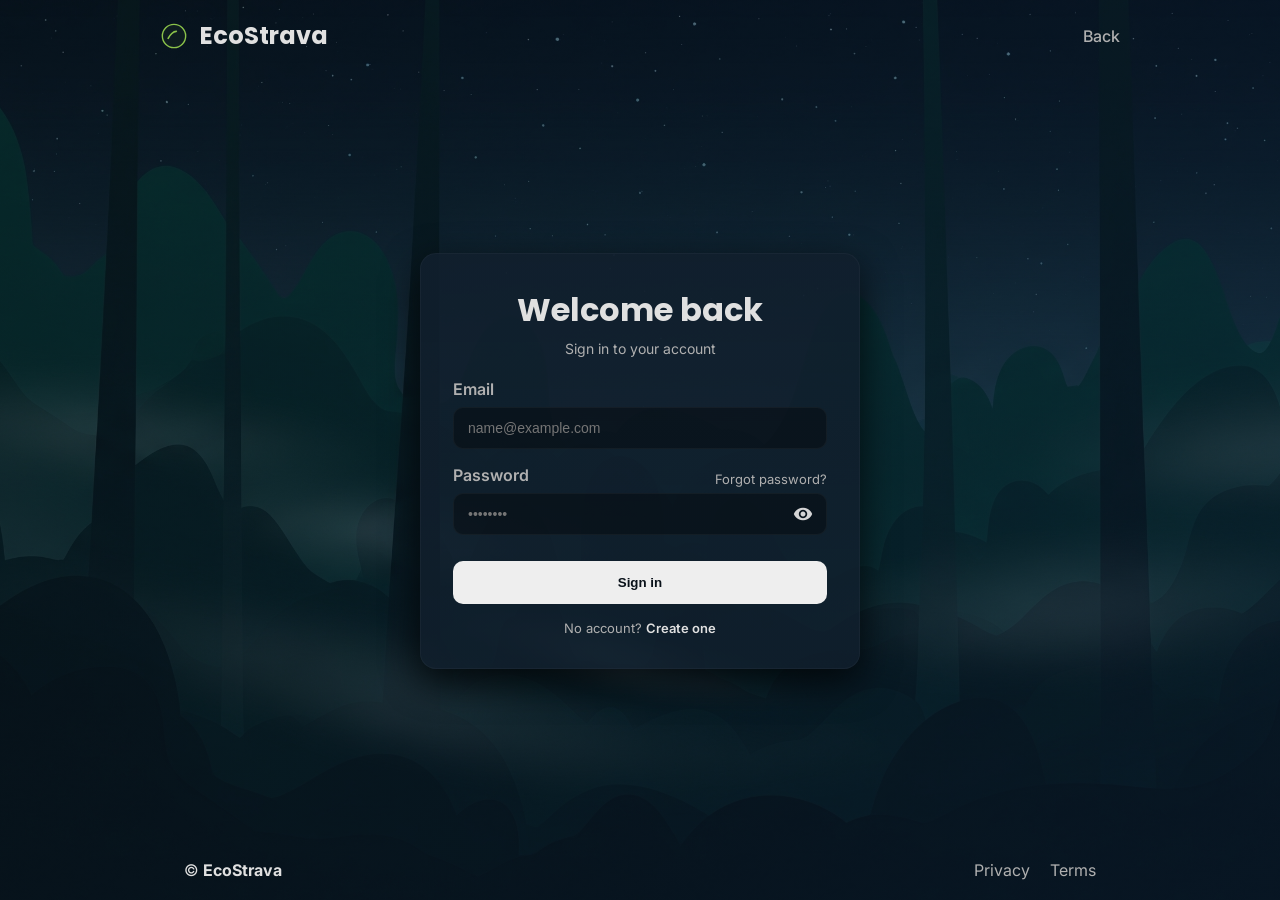
<file: public/login.html>
<!doctype html>
<html lang="it">
<head>
  <meta charset="utf-8" />
  <meta name="viewport" content="width=device-width,initial-scale=1" />
  <title>EcoStrava — Login</title>
  <link href="https://fonts.googleapis.com/css2?family=Inter:wght@400;500;600&family=Poppins:wght@600;700&display=swap" rel="stylesheet">
  <link rel="stylesheet" href="css/style.css">
  <link href="https://fonts.googleapis.com/icon?family=Material+Icons" rel="stylesheet">
</head>
<body>
  <header class="site-header">
    <div class="container nav-wrap">
      <div class="brand">
        <svg width="28" height="28" viewBox="0 0 24 24" fill="none" aria-hidden>
          <circle cx="12" cy="12" r="10" stroke="#8BC34A" stroke-width="1.2" fill="rgba(139,195,74,0.06)" />
          <path d="M7 14c1.5-3 4.5-6 7-6" stroke="#8BC34A" stroke-width="1.4" stroke-linecap="round" stroke-linejoin="round"/>
        </svg>
        <span class="brand-text">EcoStrava</span>
      </div>
      <nav class="main-nav">
        <a href="index.html" class="nav-link">Back</a>
      </nav>
    </div>
  </header>

  <main>
    <section class="auth-wrapper">
      <div class="auth-card" role="region" aria-label="Login form">
        <h1 class="auth-title">Welcome back</h1>
        <div class="auth-sub">Sign in to your account</div>

        <form id="login-form" action="#" method="post">
          <div class="form-group">
            <label class="form-label" for="email">Email</label>
            <input id="email" name="email" type="email" class="form-input" placeholder="name@example.com" required>
          </div>

          <div class="form-group">
            <div class="form-row">
              <label class="form-label" for="password">Password</label>
              <a href="#" class="forgot">Forgot password?</a>
            </div>
            <div class="input-wrap">
              <input id="password" name="password" type="password" class="form-input" placeholder="••••••••" required>
              <button type="button" aria-label="Show password" title="Show password" class="eye">
                <span class="material-icons">visibility</span>
              </button>
            </div>
          </div>

          <button type="submit" class="sign-btn">Sign in</button>
        </form>

        <div id="form-error" class="form-error" aria-live="polite"></div>

        <div class="small-muted">No account? <a href="register.html" class="create-link">Create one</a></div>
      </div>
    </section>
  </main>

  <footer class="site-footer">
    <div class="container footer-inner">
      <div>© <strong>EcoStrava</strong></div>
      <nav class="footer-nav">
        <a href="#">Privacy</a>
        <a href="#">Terms</a>
      </nav>
    </div>
  </footer>
  
  <script>
      // Toggle password visibility and swap material icon + submit form to /api/login
      (function(){
        const eye = document.querySelector('.eye');
        const icon = eye ? eye.querySelector('.material-icons') : null;
        const pwd = document.getElementById('password');
        if(eye && pwd && icon){
          eye.addEventListener('click', ()=>{
            const showing = pwd.type === 'text';
            pwd.type = showing ? 'password' : 'text';
            icon.textContent = showing ? 'visibility' : 'visibility_off';
          });
        }

        const form = document.getElementById('login-form');
        const errorBox = document.getElementById('form-error');
        if(!form) return;
        form.addEventListener('submit', async (e)=>{
          e.preventDefault();
          errorBox.style.display = 'none';
          const email = document.getElementById('email').value.trim();
          const password = pwd.value;
          try{
            const res = await fetch('/api/login', {
              method: 'POST',
              headers: { 'Content-Type': 'application/json' },
              body: JSON.stringify({ email, password })
            });
            const data = await res.json();
            if(!res.ok){
              errorBox.textContent = data.error || 'Errore durante il login';
              errorBox.style.display = 'block';
              return;
            }
            // successo: reindirizza alla dashboard
            window.location.href = 'dashboard.html';
          }catch(err){
            errorBox.textContent = 'Errore di rete';
            errorBox.style.display = 'block';
          }
        });
        })();
      </script>
</body>
</html>
</file>
<file: public/css/style.css>
:root {
    --color-primary: #1E3A2B;
    --color-secondary: #0C1A2F;
    --bg-main: #0A121A;
    --panel: #111F2D;
    --accent-green: #8BC34A;
    --accent-teal: #20B2AA;
    --accent-blue: #4A90E2;
    --text: #E0E0E0;
    --muted: #B0B0B0;
    --success: #66BB6A;
    --warning: #FFCA28;
    --error: #EF5350;

    --radius: 12px;
    --shadow-1: 0 6px 18px rgba(0, 0, 0, 0.6);
}

* {
    box-sizing: border-box
}

html,
body {
    height: 100%
}

body {
    margin: 0;
    font-family: Inter, Arial;
    color: var(--text);
    background-image: linear-gradient(135deg, rgba(10, 18, 26, 0.58), rgba(12, 26, 47, 0.62)), url('../assets/backgrounds/landing_page.png');
    background-size: cover;
    background-position: center center;
    background-repeat: no-repeat;
    background-attachment: fixed;
    -webkit-font-smoothing: antialiased;
    -moz-osx-font-smoothing: grayscale;
    display: flex;
    flex-direction: column;
}

main {
    flex: 1;
    display: flex;
    flex-direction: column;
    overflow: auto
}

.container {
    max-width: 75vw;
    margin: 0 auto;
    padding: 0 24px
}

.site-header {
    position: sticky;
    top: 0;
    z-index: 60;
}

.nav-wrap {
    display: flex;
    align-items: center;
    justify-content: space-between;
    padding: 18px 0
}

.brand {
    display: flex;
    align-items: center;
    gap: 12px
}

.brand-text {
    font-weight: 700;
    font-size: 1.5rem;
    font-family: Poppins, Inter;
    color: var(--text)
}

.main-nav {
    display: flex;
    align-items: center;
    gap: 18px
}

.nav-link {
    color: var(--muted);
    text-decoration: none;
    font-weight: 500;
    transition: transform .15s ease, color .12s ease;
}

.nav-link:hover {
    color: var(--text)
}

.btn {
    display: inline-flex;
    align-items: center;
    gap: 10px;
    padding: 10px 16px;
    border-radius: 10px;
    border: 1px solid transparent;
    text-decoration: none;
    font-weight: 600
}

/* Generic button transitions and hover (applies to .btn, overridden by more specific rules like .btn-primary:hover) */
.btn {
    transition: transform .15s ease, box-shadow .15s ease, background-color .12s ease, color .12s ease;
    will-change: transform;
}

.btn:hover {
    transform: translateY(-2px);
    box-shadow: 0 5px 12px rgba(0, 0, 0, 0.42);
}

.btn-primary {
    background: var(--accent-green);
    color: var(--bg-main);
    box-shadow: 0 6px 20px rgba(139, 195, 74, 0.08);
    transition: transform .15s ease, box-shadow .15s;
    padding: 14px 24px;
    font-size: 1.05rem
}

.btn-primary:hover {
    transform: translateY(-3px);
    box-shadow: 0 10px 25px rgba(139, 195, 74, 0.12)
}

.btn-secondary {
    background: transparent;
    border: 1px solid rgba(255, 255, 255, 0.06);
    color: var(--text);
    padding: 12px 20px;
    font-size: 0.98rem
}

/* Hover for secondary buttons (e.g. How it works) */
.btn-secondary:hover {
    background: rgba(255, 255, 255, 0.04);
    color: var(--text);
    border-color: rgba(255, 255, 255, 0.12);
    box-shadow: 0 6px 20px rgba(0, 0, 0, 0.36);
    transform: translateY(-2px);
}

.btn-outline {
    border: 1px solid rgba(74, 144, 226, 0.18);
    color: var(--text);
    padding: 8px 14px
}

/* Hover for outline buttons (e.g. Login) */
.btn-outline:hover {
    background: rgba(74, 144, 226, 0.12);
    color: #ffffff;
    border-color: rgba(74, 144, 226, 0.32);
    box-shadow: 0 10px 24px rgba(74, 144, 226, 0.08);
    transform: translateY(-2px);
}

.btn.large {
    padding: 14px 22px;
    font-size: 1.02rem
}

.hero {
    position: relative;
    min-height: 100%;
    padding: 0;
    overflow: hidden;
    display: flex;
    align-items: center
}

.hero .atmosphere {
    position: absolute;
    inset: 0;
    pointer-events: none;
}

.hero::before {
    content: "";
    position: absolute;
    inset: 0;
    mix-blend-mode: overlay
}

.hero-inner {
    display: flex;
    gap: 36px;
    align-items: center;
    padding: 36px 0;
    flex-direction: column;
    justify-content: center;
    width: 100%
}

.hero-copy {
    flex: 1;
    max-width: 1100px;
    margin: 0 auto;
    text-align: center;
    padding: 36px
}

.hero-title {
    font-family: Poppins, Inter;
    font-size: 84px;
    line-height: 1.02;
    margin: 0 0 12px;
    color: var(--text);
    letter-spacing: -0.02em
}

.hero-sub {
    color: var(--muted);
    margin: 0 0 24px;
    max-width: 820px;
    margin-left: auto;
    margin-right: auto
}

.hero-ctas {
    display: flex;
    gap: 16px;
    margin: 18px 0 0;
    justify-content: center
}

.hero-stats {
    display: flex;
    gap: 18px;
    margin: 16px 0 0;
    padding: 0;
    list-style: none
}

.hero-stats li {
    display: flex;
    flex-direction: column;
    color: var(--muted)
}

.hero-stats strong {
    color: var(--text);
    font-size: 16px
}

.hero-visual {
    width: 360px;
    flex: 0 0 360px
}

.device-card {
    background: linear-gradient(180deg, var(--panel), rgba(17, 31, 45, 0.6));
    border-radius: 16px;
    padding: 16px;
    box-shadow: var(--shadow-1);
    border: 1px solid rgba(255, 255, 255, 0.02)
}

.map-sample {
    height: 220px;
    border-radius: 10px;
    background: linear-gradient(180deg, rgba(32, 178, 170, 0.12), rgba(74, 144, 226, 0.06));
    box-shadow: inset 0 -20px 40px rgba(0, 0, 0, 0.35)
}

.card-meta {
    display: flex;
    gap: 8px;
    margin-top: 12px
}

.badge {
    display: inline-block;
    padding: 6px 10px;
    border-radius: 999px;
    font-weight: 600;
    font-size: 13px
}

.badge.success {
    background: rgba(102, 187, 106, 0.14);
    color: var(--success)
}

.badge.teal {
    background: rgba(32, 178, 170, 0.08);
    color: var(--accent-teal)
}

.how {
    padding: 56px 0
}

.section-title {
    font-family: Poppins;
    font-size: 22px;
    margin: 0 0 8px;
    color: var(--text)
}

.section-lead {
    color: var(--muted);
    margin: 0 0 24px
}

.steps {
    display: flex;
    gap: 18px
}

.step-card {
    background: linear-gradient(180deg, rgba(255, 255, 255, 0.02), transparent);
    padding: 18px;
    border-radius: 12px;
    flex: 1;
    border: 1px solid rgba(255, 255, 255, 0.02)
}

.step-card h3 {
    margin: 12px 0 8px
}

.step-card p {
    margin: 0;
    color: var(--muted);
    font-size: 14px
}

.icon {
    width: 48px;
    height: 48px
}

.benefits {
    padding: 42px 0 72px
}

.benefit-grid {
    display: grid;
    grid-template-columns: repeat(3, 1fr);
    gap: 18px
}

.benefit-card {
    background: var(--panel);
    padding: 18px;
    border-radius: 12px;
    box-shadow: 0 8px 24px rgba(0, 0, 0, 0.45);
    border: 1px solid rgba(255, 255, 255, 0.02)
}

.benefit-icon {
    font-size: 26px
}

.benefit-card h3 {
    margin: 8px 0
}

.benefit-card p {
    margin: 0;
    color: var(--muted)
}

.cta-final {
    background: radial-gradient(circle at top right, rgba(30, 58, 43, 0.24), transparent);
    padding: 42px 0;
    text-align: center
}

.site-footer {
    position: sticky;
    bottom: 0;
    padding: 20px 0;
    border-top: 0;
    z-index: 50;
}

.footer-inner {
    display: flex;
    justify-content: space-between;
    align-items: center
}

.footer-nav a {
    color: var(--muted);
    text-decoration: none;
    margin-left: 16px;
    transition: transform .15s ease, color .12s ease;
}

/* Login page specific styles (moved from login.html) */
.auth-wrapper { min-height: calc(100vh - 120px); display:flex; align-items:center; justify-content:center; }
.auth-card { width: 440px; background: linear-gradient(180deg, rgba(17,31,45,0.9), rgba(17,31,45,0.8)); border-radius: 16px; padding: 32px; box-shadow: 0 12px 36px rgba(0,0,0,0.7); border: 1px solid rgba(255,255,255,0.03); }
.auth-title { font-family: Poppins, Inter; font-size: 32px; margin: 0 0 6px; color: var(--text); text-align:center }
.auth-sub { color: var(--muted); font-size:14px; text-align:center; margin-bottom:22px }
.form-group { margin-bottom:16px }
.form-label { display:block; color: var(--muted); margin-bottom:8px; font-weight:600 }
.form-input { width:100%; padding:12px 14px; border-radius:10px; background: rgba(0,0,0,0.35); border: 1px solid rgba(255,255,255,0.04); color: var(--text); font-size:14px }
.form-row { display:flex; align-items:center; justify-content:space-between }
.forgot { color: var(--muted); font-size:13px; text-decoration:none }
.sign-btn { margin-top: 10px; width:100%; padding:14px; border-radius:10px; background: #eee; color: var(--bg-main); font-weight:700; border:none; cursor:pointer }
.or-divider { display:flex; align-items:center; gap:12px; color:var(--muted); margin:18px 0; font-size:13px }
.or-divider::before, .or-divider::after { content:''; height:1px; flex:1; background: rgba(255,255,255,0.03) }
.small-muted { color:var(--muted); font-size:13px; text-align:center; margin-top:16px }
.eye { opacity:0.95; position:absolute; right:8px; top:50%; transform:translateY(-50%); background:none; border:none; padding:6px; display:flex; align-items:center; justify-content:center; }
.eye .material-icons { color: var(--text); font-size:20px }
.input-wrap { position: relative }
.create-link { color:var(--text); text-decoration:none; font-weight:600 }
@media (max-width:520px){ .auth-card{ width:92%; padding:20px } .hero-title{ font-size:38px } }

/* Form error message */
.form-error { display:none; margin-top:10px; text-align:center; color:var(--error) }

/* 404 hero styles */
.hero404 { padding: 80px 0; display:flex; align-items:center; min-height: calc(100vh - 160px) }
.hero404-inner { text-align:center; padding: 48px 18px; position:relative }
.hero404-number { font-family: Poppins, Inter; font-size: 220px; line-height: 1; color: transparent; background: linear-gradient(180deg, rgba(255,255,255,0.95), rgba(255,255,255,0.2)); -webkit-background-clip: text; background-clip: text; filter: drop-shadow(0 10px 36px rgba(0,0,0,0.75)); z-index:2; position:relative }
.hero404-fade { position:absolute; left:50%; transform:translateX(-50%); width:72%; height:46px; top: calc(50% + 110px); background: radial-gradient(closest-side, rgba(139,195,74,0.14), transparent 60%); filter: blur(18px); z-index:1; pointer-events:none }
.hero404-title { font-size: 20px; margin: 0 0 8px; color: var(--text); font-weight:600; position:relative; z-index:3; max-width: 550px;}
.hero404-sub { color: var(--muted); margin: 0 0 22px; max-width: 720px; margin-left:auto; margin-right:auto; position:relative; z-index:3 }
.hero404-ctas { display:flex; gap:12px; justify-content:center; margin-top:18px }
.hero404 .btn.large { padding: 12px 24px 12px 22px}

@media (max-width:640px){ .hero404-number { font-size:120px } .hero404-fade { top: calc(50% + 60px); height:28px } .hero404-title { font-size:18px } }

.btn .material-icons { font-size:18px; vertical-align:middle; margin-right:8px; color: currentColor }
.btn .material-icons-outlined { font-size:22px; vertical-align:middle; margin: 0; color: currentColor }

/* Rounded outlined icon style */
.icon-circle { display:inline-flex; align-items:center; justify-content:center; width:34px; height:34px; border-radius:10px; border:1px solid currentColor; margin-right:10px; box-sizing:border-box }

.footer-nav a:hover {
    color: var(--text);
}

@media (max-width:980px) {
    .hero-inner {
        flex-direction: column-reverse;
        gap: 24px
    }

    .hero-visual {
        width: 100%;
        flex: 0;
        display: none
    }

    .benefit-grid {
        grid-template-columns: repeat(2, 1fr)
    }

    .steps {
        flex-direction: column
    }

    .hero-title {
        font-size: 48px
    }

    .hero-sub {
        font-size: 15px
    }

    .btn-primary {
        font-size: 1rem;
        padding: 12px 20px
    }
}

@media (max-width:640px) {
    .hero-title {
        font-size: 36px
    }

    .container {
        padding: 0 16px
    }

    .benefit-grid {
        grid-template-columns: 1fr
    }

    .nav-wrap {
        padding: 12px 0
    }

    .footer-inner {
        flex-direction: column;
        gap: 12px
    }

    .hero-sub {
        font-size: 14px
    }

    .btn-primary {
        width: 80%;
        max-width: 420px
    }

    .btn-secondary {
        width: 80%;
        max-width: 420px
    }
}
</file>
